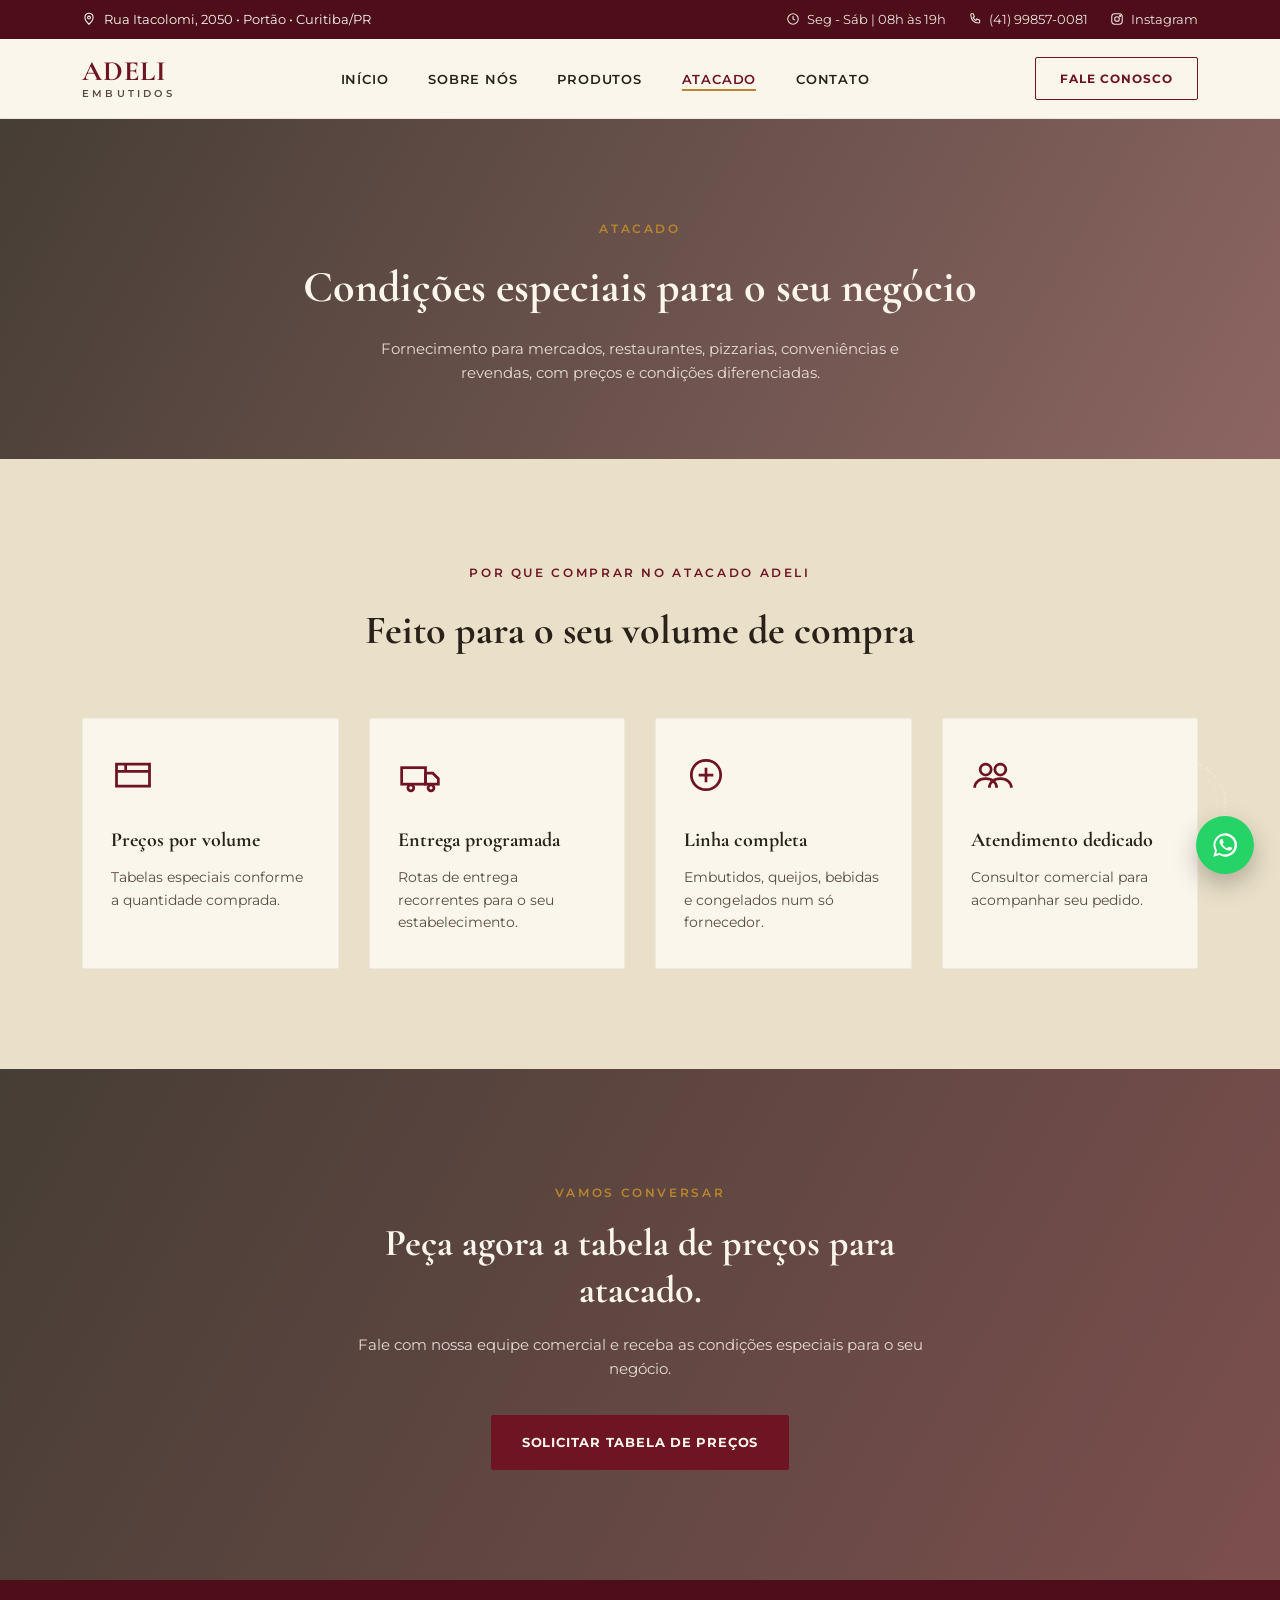
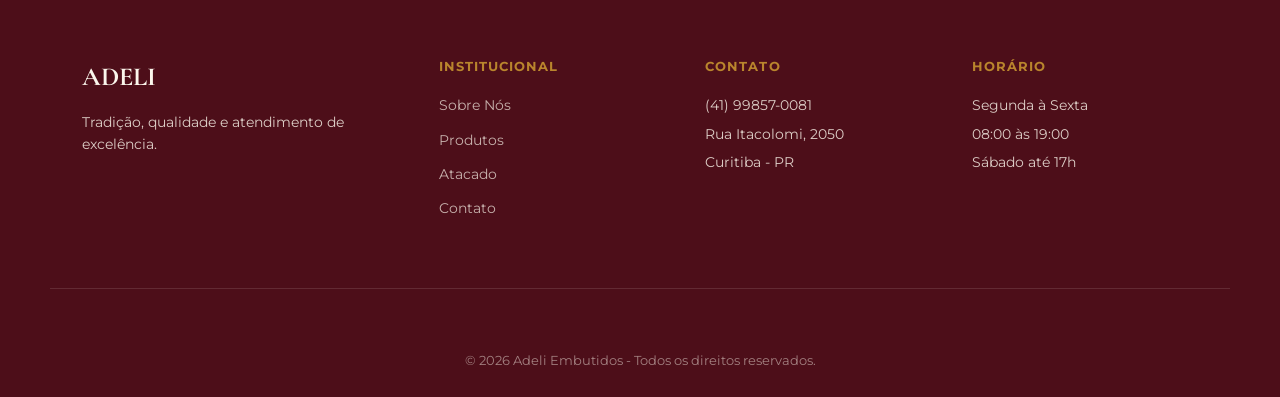
<file: atacado.html>
<!DOCTYPE html>
<html lang="pt-BR">

<head>
    <meta charset="UTF-8">
    <meta name="viewport" content="width=device-width, initial-scale=1.0">
    <title>Atacado | Adeli Embutidos</title>
    <meta name="description" content="Condições especiais de atacado para mercados, restaurantes, pizzarias e revendas.">
    <link rel="stylesheet" href="css/style.css">
<link rel="stylesheet" href="css/responsive.css">
    <link rel="preconnect" href="https://fonts.googleapis.com">
    <link rel="preconnect" href="https://fonts.gstatic.com" crossorigin>
    <link href="https://fonts.googleapis.com/css2?family=Cormorant+Garamond:wght@400;500;600;700&family=Montserrat:wght@300;400;500;600;700&display=swap" rel="stylesheet">
</head>

<body>

    <!-- TOPO -->
    <div class="top-bar">
        <div class="container top-content">
            <div class="top-info">
                <svg class="icone-svg" viewBox="0 0 24 24"><path d="M12 21s-7-6.2-7-11.5A7 7 0 0 1 12 2a7 7 0 0 1 7 7.5C19 14.8 12 21 12 21z"/><circle cx="12" cy="9.5" r="2.4"/></svg>
                Rua Itacolomi, 2050 • Portão • Curitiba/PR
            </div>
            <div class="top-right">
                <span>
                    <svg class="icone-svg" viewBox="0 0 24 24"><circle cx="12" cy="12" r="9"/><path d="M12 7v5l3.5 2"/></svg>
                    Seg - Sáb | 08h às 19h
                </span>
                <a href="tel:+554198570081">
                    <svg class="icone-svg" viewBox="0 0 24 24"><path d="M6 3h3l2 5-2.5 1.5a11 11 0 0 0 5 5L15 12l5 2v3a2 2 0 0 1-2 2C10.5 19 5 13.5 5 6a2 2 0 0 1 1-3z"/></svg>
                    (41) 99857-0081
                </a>
                <a href="https://instagram.com" target="_blank" rel="noopener">
                    <svg class="icone-svg" viewBox="0 0 24 24"><rect x="3" y="3" width="18" height="18" rx="5"/><circle cx="12" cy="12" r="4"/><circle cx="17.3" cy="6.7" r="1"/></svg>
                    Instagram
                </a>
            </div>
        </div>
    </div>

    <!-- MENU -->
    <header>
        <div class="container menu">
            <a href="index.html" class="logo" data-link>
                ADELI
                <span>EMBUTIDOS</span>
            </a>

            <nav id="menuPrincipal">
                <ul>
                    <li><a href="index.html" data-link>Início</a></li>
                    <li><a href="sobre.html" data-link>Sobre Nós</a></li>
                    <li><a href="produtos.html" data-link>Produtos</a></li>
                    <li><a href="atacado.html" data-link>Atacado</a></li>
                    <li><a href="contato.html" data-link>Contato</a></li>
                </ul>
            </nav>

            <a href="contato.html" class="btn-menu" data-link>Fale Conosco</a>

            <button class="menu-toggle" id="menuToggle" aria-label="Abrir menu" aria-expanded="false">
                <span></span>
            </button>
        </div>
    </header>

    <!-- CONTEÚDO (trocado via SPA) -->
    <main id="conteudo">

        <div class="pagina-topo">
            <div class="container">
                <span class="eyebrow">Atacado</span>
                <h1>Condições especiais para o seu negócio</h1>
                <p>
                    Fornecimento para mercados, restaurantes, pizzarias, conveniências
                    e revendas, com preços e condições diferenciadas.
                </p>
            </div>
        </div>

        <section class="diferenciais">
            <div class="container">
                <div class="titulo">
                    <span class="eyebrow">Por que comprar no atacado Adeli</span>
                    <h2>Feito para o seu volume de compra</h2>
                </div>

                <div class="diferenciais-grid">
                    <div class="item">
                        <svg class="icone" viewBox="0 0 24 24"><path d="M3 6h18v12H3z"/><path d="M3 10h18M8 6v4"/></svg>
                        <h3>Preços por volume</h3>
                        <p>Tabelas especiais conforme a quantidade comprada.</p>
                    </div>

                    <div class="item">
                        <svg class="icone" viewBox="0 0 24 24"><rect x="2" y="8" width="13" height="9"/><path d="M15 11h4l3 3v3h-7z"/><circle cx="7" cy="19" r="1.6"/><circle cx="18" cy="19" r="1.6"/></svg>
                        <h3>Entrega programada</h3>
                        <p>Rotas de entrega recorrentes para o seu estabelecimento.</p>
                    </div>

                    <div class="item">
                        <svg class="icone" viewBox="0 0 24 24"><path d="M4 12c0-4 3-8 8-8s8 4 8 8-3 8-8 8-8-4-8-8z"/><path d="M8 12h8M12 8v8"/></svg>
                        <h3>Linha completa</h3>
                        <p>Embutidos, queijos, bebidas e congelados num só fornecedor.</p>
                    </div>

                    <div class="item">
                        <svg class="icone" viewBox="0 0 24 24"><path d="M2 19c0-3 2.5-5 6-5s6 2 6 5M10 19c0-3 2.5-5 6-5s6 2 6 5"/><circle cx="8" cy="9" r="3"/><circle cx="16" cy="9" r="3"/></svg>
                        <h3>Atendimento dedicado</h3>
                        <p>Consultor comercial para acompanhar seu pedido.</p>
                    </div>
                </div>
            </div>
        </section>

        <section class="cta">
            <div class="container cta-content">
                <span class="eyebrow">Vamos conversar</span>
                <h2>Peça agora a tabela de preços para atacado.</h2>
                <p>Fale com nossa equipe comercial e receba as condições especiais para o seu negócio.</p>
                <a href="contato.html" class="btn-hero" data-link>Solicitar tabela de preços</a>
            </div>
        </section>

    </main>

    <!-- RODAPÉ -->
    <footer>
        <div class="container footer-grid">
            <div>
                <h2>ADELI</h2>
                <p>Tradição, qualidade e atendimento de excelência.</p>
            </div>

            <div>
                <h3>Institucional</h3>
                <a href="sobre.html" data-link>Sobre Nós</a>
                <a href="produtos.html" data-link>Produtos</a>
                <a href="atacado.html" data-link>Atacado</a>
                <a href="contato.html" data-link>Contato</a>
            </div>

            <div>
                <h3>Contato</h3>
                <p>(41) 99857-0081</p>
                <p>Rua Itacolomi, 2050</p>
                <p>Curitiba - PR</p>
            </div>

            <div>
                <h3>Horário</h3>
                <p>Segunda à Sexta</p>
                <p>08:00 às 19:00</p>
                <p>Sábado até 17h</p>
            </div>
        </div>

        <div class="footer-selo">
            <svg class="selo selo-footer" viewBox="0 0 200 200" aria-hidden="true">
                <path id="seloCircloF" d="M100,100 m-84,0 a84,84 0 1,1 168,0 a84,84 0 1,1 -168,0" fill="none"/>
                <circle class="selo-anel" cx="100" cy="100" r="70"/>
                <text>
                    <textPath href="#seloCircloF" startOffset="0%">ADELI EMBUTIDOS  •  DESDE 2010  •  QUALIDADE ARTESANAL  •</textPath>
                </text>
                <g class="selo-icone">
                    <path d="M82 92 L118 92 L112 118 L88 118 Z"/>
                    <line x1="100" y1="82" x2="100" y2="92"/>
                    <line x1="88" y1="118" x2="82" y2="128"/>
                    <line x1="112" y1="118" x2="118" y2="128"/>
                </g>
            </svg>
        </div>

        <div class="copyright">
            © 2026 Adeli Embutidos - Todos os direitos reservados.
        </div>
    </footer>

    <a href="https://wa.me/5541998570081" class="whatsapp" target="_blank" rel="noopener" aria-label="Conversar no WhatsApp">
        <svg viewBox="0 0 24 24"><path d="M17.5 14.4c-.3-.1-1.6-.8-1.9-.9-.2-.1-.4-.1-.6.1-.2.3-.7.9-.8 1-.2.2-.3.2-.5.1-.3-.1-1.2-.4-2.2-1.4-.8-.7-1.4-1.6-1.5-1.9-.2-.3 0-.4.1-.6.1-.1.3-.3.4-.5.1-.2.2-.3.3-.5.1-.2 0-.4 0-.5-.1-.1-.6-1.4-.8-2-.2-.5-.4-.4-.6-.4h-.5c-.2 0-.5.1-.7.3-.2.3-.9.9-.9 2.1s.9 2.5 1.1 2.7c.1.2 1.9 2.9 4.6 4 .6.3 1.1.4 1.5.6.6.2 1.2.2 1.6.1.5-.1 1.6-.6 1.8-1.3.2-.6.2-1.2.2-1.3-.1-.1-.3-.2-.5-.3z"/><path d="M12 2a10 10 0 0 0-8.6 15L2 22l5.2-1.4A10 10 0 1 0 12 2zm0 18.2a8.2 8.2 0 0 1-4.2-1.2l-.3-.2-3.1.8.8-3-.2-.3A8.2 8.2 0 1 1 20.2 12 8.2 8.2 0 0 1 12 20.2z"/></svg>
    </a>

    <script src="js/script.js"></script>

</body>
</html>
</file>
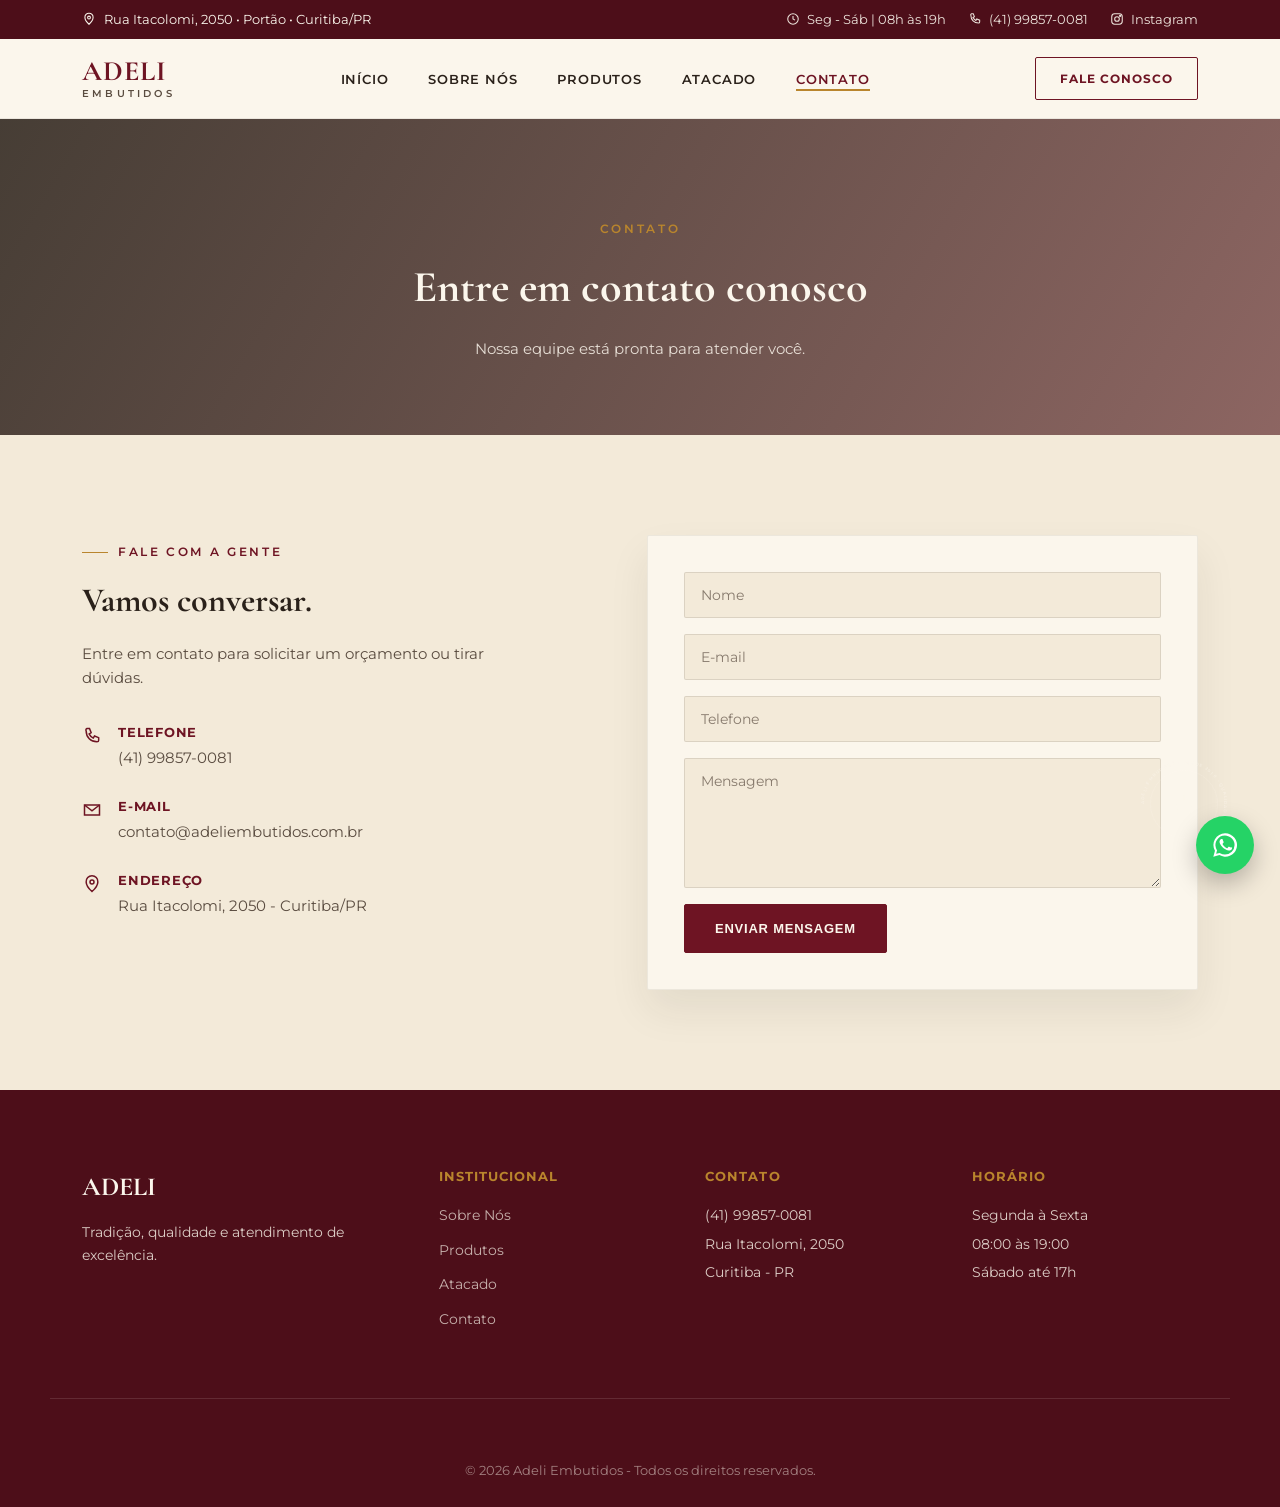
<file: contato.html>
<!DOCTYPE html>
<html lang="pt-BR">

<head>
    <meta charset="UTF-8">
    <meta name="viewport" content="width=device-width, initial-scale=1.0">
    <title>Contato | Adeli Embutidos</title>
    <meta name="description" content="Fale com a Adeli Embutidos e solicite um orçamento para sua empresa ou casa.">
    <link rel="stylesheet" href="css/style.css">
<link rel="stylesheet" href="css/responsive.css">
    <link rel="preconnect" href="https://fonts.googleapis.com">
    <link rel="preconnect" href="https://fonts.gstatic.com" crossorigin>
    <link href="https://fonts.googleapis.com/css2?family=Cormorant+Garamond:wght@400;500;600;700&family=Montserrat:wght@300;400;500;600;700&display=swap" rel="stylesheet">
</head>

<body>

    <!-- TOPO -->
    <div class="top-bar">
        <div class="container top-content">
            <div class="top-info">
                <svg class="icone-svg" viewBox="0 0 24 24"><path d="M12 21s-7-6.2-7-11.5A7 7 0 0 1 12 2a7 7 0 0 1 7 7.5C19 14.8 12 21 12 21z"/><circle cx="12" cy="9.5" r="2.4"/></svg>
                Rua Itacolomi, 2050 • Portão • Curitiba/PR
            </div>
            <div class="top-right">
                <span>
                    <svg class="icone-svg" viewBox="0 0 24 24"><circle cx="12" cy="12" r="9"/><path d="M12 7v5l3.5 2"/></svg>
                    Seg - Sáb | 08h às 19h
                </span>
                <a href="tel:+554198570081">
                    <svg class="icone-svg" viewBox="0 0 24 24"><path d="M6 3h3l2 5-2.5 1.5a11 11 0 0 0 5 5L15 12l5 2v3a2 2 0 0 1-2 2C10.5 19 5 13.5 5 6a2 2 0 0 1 1-3z"/></svg>
                    (41) 99857-0081
                </a>
                <a href="https://instagram.com" target="_blank" rel="noopener">
                    <svg class="icone-svg" viewBox="0 0 24 24"><rect x="3" y="3" width="18" height="18" rx="5"/><circle cx="12" cy="12" r="4"/><circle cx="17.3" cy="6.7" r="1"/></svg>
                    Instagram
                </a>
            </div>
        </div>
    </div>

    <!-- MENU -->
    <header>
        <div class="container menu">
            <a href="index.html" class="logo" data-link>
                ADELI
                <span>EMBUTIDOS</span>
            </a>

            <nav id="menuPrincipal">
                <ul>
                    <li><a href="index.html" data-link>Início</a></li>
                    <li><a href="sobre.html" data-link>Sobre Nós</a></li>
                    <li><a href="produtos.html" data-link>Produtos</a></li>
                    <li><a href="atacado.html" data-link>Atacado</a></li>
                    <li><a href="contato.html" data-link>Contato</a></li>
                </ul>
            </nav>

            <a href="contato.html" class="btn-menu" data-link>Fale Conosco</a>

            <button class="menu-toggle" id="menuToggle" aria-label="Abrir menu" aria-expanded="false">
                <span></span>
            </button>
        </div>
    </header>

    <!-- CONTEÚDO (trocado via SPA) -->
    <main id="conteudo">

        <div class="pagina-topo">
            <div class="container">
                <span class="eyebrow">Contato</span>
                <h1>Entre em contato conosco</h1>
                <p>Nossa equipe está pronta para atender você.</p>
            </div>
        </div>

        <section class="contato">
            <div class="container contato-grid">

                <div class="contato-info">
                    <span class="eyebrow">Fale com a gente</span>
                    <h2>Vamos conversar.</h2>
                    <p>Entre em contato para solicitar um orçamento ou tirar dúvidas.</p>

                    <div class="contato-item">
                        <svg class="icone-svg" viewBox="0 0 24 24"><path d="M6 3h3l2 5-2.5 1.5a11 11 0 0 0 5 5L15 12l5 2v3a2 2 0 0 1-2 2C10.5 19 5 13.5 5 6a2 2 0 0 1 1-3z"/></svg>
                        <div>
                            <h3>Telefone</h3>
                            <p><a href="tel:+554198570081">(41) 99857-0081</a></p>
                        </div>
                    </div>

                    <div class="contato-item">
                        <svg class="icone-svg" viewBox="0 0 24 24"><path d="M3 6h18v12H3z"/><path d="M3 6l9 7 9-7"/></svg>
                        <div>
                            <h3>E-mail</h3>
                            <p><a href="mailto:contato@adeliembutidos.com.br">contato@adeliembutidos.com.br</a></p>
                        </div>
                    </div>

                    <div class="contato-item">
                        <svg class="icone-svg" viewBox="0 0 24 24"><path d="M12 21s-7-6.2-7-11.5A7 7 0 0 1 12 2a7 7 0 0 1 7 7.5C19 14.8 12 21 12 21z"/><circle cx="12" cy="9.5" r="2.4"/></svg>
                        <div>
                            <h3>Endereço</h3>
                            <p>Rua Itacolomi, 2050 - Curitiba/PR</p>
                        </div>
                    </div>
                </div>

                <div class="contato-form">
                    <form id="formContato">
                        <input type="text" placeholder="Nome" required>
                        <input type="email" placeholder="E-mail" required>
                        <input type="text" placeholder="Telefone">
                        <textarea placeholder="Mensagem" required></textarea>
                        <button type="submit" class="btn-hero">Enviar mensagem</button>
                    </form>
                </div>

            </div>
        </section>

    </main>

    <!-- RODAPÉ -->
    <footer>
        <div class="container footer-grid">
            <div>
                <h2>ADELI</h2>
                <p>Tradição, qualidade e atendimento de excelência.</p>
            </div>

            <div>
                <h3>Institucional</h3>
                <a href="sobre.html" data-link>Sobre Nós</a>
                <a href="produtos.html" data-link>Produtos</a>
                <a href="atacado.html" data-link>Atacado</a>
                <a href="contato.html" data-link>Contato</a>
            </div>

            <div>
                <h3>Contato</h3>
                <p>(41) 99857-0081</p>
                <p>Rua Itacolomi, 2050</p>
                <p>Curitiba - PR</p>
            </div>

            <div>
                <h3>Horário</h3>
                <p>Segunda à Sexta</p>
                <p>08:00 às 19:00</p>
                <p>Sábado até 17h</p>
            </div>
        </div>

        <div class="footer-selo">
            <svg class="selo selo-footer" viewBox="0 0 200 200" aria-hidden="true">
                <path id="seloCircloE" d="M100,100 m-84,0 a84,84 0 1,1 168,0 a84,84 0 1,1 -168,0" fill="none"/>
                <circle class="selo-anel" cx="100" cy="100" r="70"/>
                <text>
                    <textPath href="#seloCircloE" startOffset="0%">ADELI EMBUTIDOS  •  DESDE 2010  •  QUALIDADE ARTESANAL  •</textPath>
                </text>
                <g class="selo-icone">
                    <path d="M82 92 L118 92 L112 118 L88 118 Z"/>
                    <line x1="100" y1="82" x2="100" y2="92"/>
                    <line x1="88" y1="118" x2="82" y2="128"/>
                    <line x1="112" y1="118" x2="118" y2="128"/>
                </g>
            </svg>
        </div>

        <div class="copyright">
            © 2026 Adeli Embutidos - Todos os direitos reservados.
        </div>
    </footer>

    <a href="https://wa.me/5541998570081" class="whatsapp" target="_blank" rel="noopener" aria-label="Conversar no WhatsApp">
        <svg viewBox="0 0 24 24"><path d="M17.5 14.4c-.3-.1-1.6-.8-1.9-.9-.2-.1-.4-.1-.6.1-.2.3-.7.9-.8 1-.2.2-.3.2-.5.1-.3-.1-1.2-.4-2.2-1.4-.8-.7-1.4-1.6-1.5-1.9-.2-.3 0-.4.1-.6.1-.1.3-.3.4-.5.1-.2.2-.3.3-.5.1-.2 0-.4 0-.5-.1-.1-.6-1.4-.8-2-.2-.5-.4-.4-.6-.4h-.5c-.2 0-.5.1-.7.3-.2.3-.9.9-.9 2.1s.9 2.5 1.1 2.7c.1.2 1.9 2.9 4.6 4 .6.3 1.1.4 1.5.6.6.2 1.2.2 1.6.1.5-.1 1.6-.6 1.8-1.3.2-.6.2-1.2.2-1.3-.1-.1-.3-.2-.5-.3z"/><path d="M12 2a10 10 0 0 0-8.6 15L2 22l5.2-1.4A10 10 0 1 0 12 2zm0 18.2a8.2 8.2 0 0 1-4.2-1.2l-.3-.2-3.1.8.8-3-.2-.3A8.2 8.2 0 1 1 20.2 12 8.2 8.2 0 0 1 12 20.2z"/></svg>
    </a>

    <script src="js/script.js"></script>

</body>
</html>
</file>
<file: css/style.css>
/* =========================================================
   ADELI EMBUTIDOS — Design system
   Papel envelhecido + bordô de cura + mostarda + oliva
   ========================================================= */

:root{
  --cor-fundo:        #F3EAD9;
  --cor-fundo-alt:    #EAE0C9;
  --cor-creme:        #FBF6EC;
  --cor-texto:        #2A211A;
  --cor-texto-suave:  #5A4C40;
  --cor-vinho:        #6E1423;
  --cor-vinho-escuro: #4D0E19;
  --cor-mostarda:     #B9852D;
  --cor-oliva:        #454A31;

  --fonte-display: 'Cormorant Garamond', serif;
  --fonte-corpo:   'Montserrat', sans-serif;

  --container: 1180px;
  --raio: 2px;
}

*{ margin:0; padding:0; box-sizing:border-box; }

html{ scroll-behavior:smooth; }

body{
  font-family: var(--fonte-corpo);
  color: var(--cor-texto);
  background: var(--cor-fundo);
  line-height: 1.6;
  -webkit-font-smoothing: antialiased;
}

img{ max-width:100%; display:block; }

a{ text-decoration:none; color:inherit; }

ul{ list-style:none; }

.container{
  max-width: var(--container);
  margin: 0 auto;
  padding: 0 32px;
}

:focus-visible{
  outline: 2px solid var(--cor-mostarda);
  outline-offset: 3px;
}

@media (prefers-reduced-motion: reduce){
  *{ animation-duration: 0.01ms !important; transition-duration: 0.01ms !important; }
}

/* -----------------------------
   Eyebrow / rótulo de carimbo
------------------------------ */
.eyebrow{
  display:inline-flex;
  align-items:center;
  gap:10px;
  font-family: var(--fonte-corpo);
  font-size: 12px;
  font-weight: 600;
  letter-spacing: 0.22em;
  text-transform: uppercase;
  color: var(--cor-vinho);
}
.eyebrow::before{
  content:'';
  width: 26px;
  height: 1px;
  background: var(--cor-mostarda);
  display:inline-block;
}

/* -----------------------------
   Barra superior
------------------------------ */
.top-bar{
  background: var(--cor-vinho-escuro);
  color: var(--cor-creme);
  font-size: 13px;
}
.top-content{
  display:flex;
  justify-content:space-between;
  align-items:center;
  padding: 9px 32px;
  flex-wrap: wrap;
  gap: 6px;
}
.top-info{
  display:flex;
  align-items:center;
  gap:8px;
}
.top-right{
  display:flex;
  align-items:center;
  gap: 22px;
}
.top-right a, .top-right span{
  display:flex;
  align-items:center;
  gap:7px;
  color: var(--cor-creme);
  opacity: 0.92;
}
.top-right a:hover{ opacity:1; color: var(--cor-mostarda); }
.icone-svg{
  width:14px; height:14px;
  fill:none;
  stroke: currentColor;
  stroke-width: 1.8;
  flex-shrink:0;
}

/* -----------------------------
   Cabeçalho / menu
------------------------------ */
header{
  background: var(--cor-creme);
  border-bottom: 1px solid rgba(42,33,26,0.08);
  position: sticky;
  top:0;
  z-index: 50;
}
.menu{
  display:flex;
  align-items:center;
  justify-content:space-between;
  padding: 18px 32px;
}
.logo{
  font-family: var(--fonte-display);
  font-size: 28px;
  font-weight: 700;
  letter-spacing: 0.04em;
  color: var(--cor-vinho);
  line-height: 1;
}
.logo span{
  display:block;
  font-family: var(--fonte-corpo);
  font-size: 10px;
  font-weight: 600;
  letter-spacing: 0.32em;
  color: var(--cor-texto-suave);
  margin-top: 4px;
}
nav ul{
  display:flex;
  gap: 40px;
}
nav a{
  font-size: 13px;
  font-weight: 600;
  letter-spacing: 0.06em;
  text-transform: uppercase;
  color: var(--cor-texto);
  position: relative;
  padding-bottom: 4px;
}
nav a::after{
  content:'';
  position:absolute;
  left:0; bottom:0;
  width:0;
  height:2px;
  background: var(--cor-mostarda);
  transition: width .25s ease;
}
nav a:hover::after{ width:100%; }

.btn-menu{
  border: 1.5px solid var(--cor-vinho);
  color: var(--cor-vinho);
  font-size: 12px;
  font-weight: 700;
  letter-spacing: 0.08em;
  text-transform: uppercase;
  padding: 11px 24px;
  border-radius: var(--raio);
  transition: all .25s ease;
}
.btn-menu:hover{
  background: var(--cor-vinho);
  color: var(--cor-creme);
}

/* menu mobile */
.menu-toggle{
  display:none;
  background:none;
  border:none;
  cursor:pointer;
  width: 28px; height: 22px;
  position:relative;
}
.menu-toggle span, .menu-toggle span::before, .menu-toggle span::after{
  content:'';
  position:absolute;
  left:0;
  width:100%;
  height:2px;
  background: var(--cor-vinho);
  transition: transform .25s ease;
}
.menu-toggle span{ top:10px; }
.menu-toggle span::before{ top:-8px; }
.menu-toggle span::after{ top:8px; }

/* -----------------------------
   Hero
------------------------------ */
.hero{
  position:relative;
  min-height: 92vh;
  display:flex;
  align-items:center;
  background:
    linear-gradient(120deg, rgba(42,33,26,0.82), rgba(78,20,25,0.55)),
    url('https://images.unsplash.com/photo-1607623814075-e51df1bdc50f?auto=format&fit=crop&w=1600&q=80') center/cover;
}
.hero-content{
  position:relative;
  max-width: 640px;
  color: var(--cor-creme);
  padding: 120px 32px 100px;
}
.hero-tag{
  display:inline-block;
  font-size: 12px;
  font-weight: 600;
  letter-spacing: 0.22em;
  text-transform: uppercase;
  color: var(--cor-mostarda);
  border: 1px solid rgba(185,133,45,0.6);
  padding: 8px 18px;
  border-radius: 999px;
  margin-bottom: 28px;
}
.hero h1{
  font-family: var(--fonte-display);
  font-size: 58px;
  font-weight: 700;
  line-height: 1.12;
  margin-bottom: 24px;
}
.hero p{
  font-size: 16px;
  color: rgba(251,246,236,0.88);
  max-width: 480px;
  margin-bottom: 38px;
}
.hero-buttons{
  display:flex;
  gap: 18px;
  flex-wrap: wrap;
}
.btn-hero{
  display:inline-block;
  background: var(--cor-vinho);
  color: var(--cor-creme);
  font-size: 13px;
  font-weight: 700;
  letter-spacing: 0.06em;
  text-transform: uppercase;
  padding: 16px 30px;
  border-radius: var(--raio);
  border: 1.5px solid var(--cor-vinho);
  transition: all .25s ease;
}
.btn-hero:hover{
  background: var(--cor-vinho-escuro);
  border-color: var(--cor-vinho-escuro);
}
.btn-outline{
  display:inline-block;
  color: var(--cor-creme);
  font-size: 13px;
  font-weight: 700;
  letter-spacing: 0.06em;
  text-transform: uppercase;
  padding: 16px 30px;
  border-radius: var(--raio);
  border: 1.5px solid rgba(251,246,236,0.5);
  transition: all .25s ease;
}
.btn-outline:hover{
  border-color: var(--cor-creme);
  background: rgba(251,246,236,0.08);
}

/* Selo — elemento de assinatura */
.selo{
  position:absolute;
  right: 48px;
  bottom: 48px;
  width: 132px;
  height: 132px;
  animation: girar 26s linear infinite;
}
@keyframes girar{
  from{ transform: rotate(0deg); }
  to{ transform: rotate(360deg); }
}
.selo text{
  fill: var(--cor-mostarda);
  font-family: var(--fonte-corpo);
  font-size: 8.6px;
  font-weight: 600;
  letter-spacing: 2.4px;
}
.selo .selo-anel{
  fill:none;
  stroke: rgba(185,133,45,0.55);
  stroke-width: 1;
}
.selo .selo-icone{
  stroke: var(--cor-creme);
  stroke-width: 1.4;
  fill:none;
}
.selo-footer{
  width: 96px;
  height: 96px;
  animation: girar 26s linear infinite;
}
.selo-footer text{ fill: rgba(251,246,236,0.55); }
.selo-footer .selo-anel{ stroke: rgba(251,246,236,0.3); }
.selo-footer .selo-icone{ stroke: rgba(251,246,236,0.7); }

/* -----------------------------
   Título de seção
------------------------------ */
.titulo{
  max-width: 620px;
  margin: 0 auto 56px;
  text-align:center;
}
.titulo .eyebrow{
  justify-content:center;
  margin-bottom: 16px;
}
.titulo .eyebrow::before{ display:none; }
.titulo h2{
  font-family: var(--fonte-display);
  font-size: 40px;
  font-weight: 700;
  margin-bottom: 14px;
}
.titulo p{
  color: var(--cor-texto-suave);
  font-size: 15px;
}

/* -----------------------------
   Categorias
------------------------------ */
.categorias{ padding: 110px 0; }

.cards{
  display:grid;
  grid-template-columns: repeat(4, 1fr);
  gap: 26px;
}
.card{
  position:relative;
  border-radius: var(--raio);
  overflow:hidden;
  aspect-ratio: 3/4;
  box-shadow: 0 14px 30px rgba(42,33,26,0.12);
}
.card img{
  width:100%; height:100%;
  object-fit:cover;
  transition: transform .5s ease;
}
.card:hover img{ transform: scale(1.06); }
.card::after{
  content:'';
  position:absolute; inset:0;
  background: linear-gradient(to top, rgba(19,13,10,0.88) 0%, rgba(19,13,10,0.15) 55%, transparent 75%);
}
.card .info{
  position:absolute;
  left:0; right:0; bottom:0;
  z-index:2;
  padding: 22px;
  display:flex;
  align-items:center;
  justify-content:space-between;
}
.card h3{
  font-family: var(--fonte-display);
  font-size: 22px;
  font-weight: 700;
  color: var(--cor-creme);
}
.card .info a{
  font-size: 12px;
  font-weight: 700;
  letter-spacing: 0.05em;
  text-transform: uppercase;
  color: var(--cor-mostarda);
  white-space: nowrap;
}

/* -----------------------------
   Sobre
------------------------------ */
.sobre{ padding: 0 0 110px; }
.sobre-grid{
  display:grid;
  grid-template-columns: 0.9fr 1.1fr;
  gap: 64px;
  align-items:center;
}
.sobre-imagem{
  border-radius: var(--raio);
  overflow:hidden;
  aspect-ratio: 4/5;
  box-shadow: 0 20px 40px rgba(42,33,26,0.14);
}
.sobre-imagem img{ width:100%; height:100%; object-fit:cover; }

.sobre-texto h2{
  font-family: var(--fonte-display);
  font-size: 38px;
  font-weight: 700;
  line-height: 1.2;
  margin: 16px 0 22px;
}
.sobre-texto .eyebrow{ margin-bottom: 0; }
.sobre-texto p{
  color: var(--cor-texto-suave);
  font-size: 15px;
  margin-bottom: 16px;
  max-width: 520px;
}

.numeros{
  display:flex;
  gap: 44px;
  margin: 34px 0 36px;
}
.numeros h3{
  font-family: var(--fonte-display);
  font-size: 34px;
  font-weight: 700;
  color: var(--cor-vinho);
}
.numeros p{
  font-size: 12px;
  color: var(--cor-texto-suave);
  text-transform: uppercase;
  letter-spacing: 0.04em;
}

/* -----------------------------
   Diferenciais
------------------------------ */
.diferenciais{
  padding: 100px 0;
  background: var(--cor-fundo-alt);
}
.diferenciais-grid{
  display:grid;
  grid-template-columns: repeat(4, 1fr);
  gap: 30px;
}
.item{
  background: var(--cor-creme);
  padding: 34px 28px;
  border-radius: var(--raio);
  border: 1px solid rgba(42,33,26,0.06);
  transition: transform .25s ease, box-shadow .25s ease;
}
.item:hover{
  transform: translateY(-6px);
  box-shadow: 0 16px 30px rgba(42,33,26,0.1);
}
.item .icone{
  width: 44px; height: 44px;
  margin-bottom: 20px;
  stroke: var(--cor-vinho);
  fill:none;
  stroke-width: 1.5;
}
.item h3{
  font-family: var(--fonte-display);
  font-size: 20px;
  font-weight: 700;
  margin-bottom: 10px;
}
.item p{
  font-size: 14px;
  color: var(--cor-texto-suave);
}

/* -----------------------------
   CTA
------------------------------ */
.cta{
  position:relative;
  padding: 110px 0;
  background:
    linear-gradient(120deg, rgba(42,33,26,0.86), rgba(78,20,25,0.72)),
    url('https://images.unsplash.com/photo-1544025162-d76694265947?auto=format&fit=crop&w=1600&q=80') center/cover;
  text-align:center;
}
.cta-content{ max-width: 640px; margin:0 auto; }
.cta-content .eyebrow{
  justify-content:center;
  color: var(--cor-mostarda);
  margin-bottom: 18px;
}
.cta-content .eyebrow::before{ display:none; }
.cta-content h2{
  font-family: var(--fonte-display);
  font-size: 38px;
  font-weight: 700;
  color: var(--cor-creme);
  line-height:1.25;
  margin-bottom: 18px;
}
.cta-content p{
  color: rgba(251,246,236,0.85);
  font-size: 15px;
  margin-bottom: 34px;
}

/* -----------------------------
   Rodapé
------------------------------ */
footer{
  background: var(--cor-vinho-escuro);
  color: rgba(251,246,236,0.82);
  padding: 76px 0 0;
}
.footer-grid{
  display:grid;
  grid-template-columns: 1.4fr 1fr 1fr 1fr;
  gap: 40px;
  padding-bottom: 56px;
  border-bottom: 1px solid rgba(251,246,236,0.12);
}
.footer-grid h2{
  font-family: var(--fonte-display);
  font-size: 26px;
  color: var(--cor-creme);
  margin-bottom: 14px;
}
.footer-grid h3{
  font-size: 13px;
  font-weight: 700;
  letter-spacing: 0.08em;
  text-transform: uppercase;
  color: var(--cor-mostarda);
  margin-bottom: 18px;
}
.footer-grid p{ font-size: 14px; margin-bottom: 6px; }
.footer-grid a{
  display:block;
  font-size: 14px;
  margin-bottom: 12px;
  opacity: 0.85;
}
.footer-grid a:hover{ opacity:1; color: var(--cor-mostarda); }

.footer-selo{
  display:flex;
  justify-content:center;
  padding: 30px 0 10px;
}

.copyright{
  text-align:center;
  font-size: 12.5px;
  padding: 22px 32px 26px;
  opacity: 0.6;
}

/* -----------------------------
   Navegação SPA — transição de conteúdo
------------------------------ */
#conteudo{
  transition: opacity .16s ease;
}
#conteudo.conteudo-saindo{
  opacity: 0;
}
nav a.active{
  color: var(--cor-vinho);
}
nav a.active::after{
  width: 100%;
}

/* -----------------------------
   Topo de página interna
------------------------------ */
.pagina-topo{
  background:
    linear-gradient(120deg, rgba(42,33,26,0.86), rgba(78,20,25,0.62)),
    url('https://images.unsplash.com/photo-1607623814075-e51df1bdc50f?auto=format&fit=crop&w=1600&q=80') center/cover;
  color: var(--cor-creme);
  padding: 96px 0 74px;
  text-align: center;
}
.pagina-topo .eyebrow{
  justify-content: center;
  color: var(--cor-mostarda);
  margin-bottom: 14px;
}
.pagina-topo .eyebrow::before{ display:none; }
.pagina-topo h1{
  font-family: var(--fonte-display);
  font-size: 44px;
  font-weight: 700;
  margin-bottom: 14px;
}
.pagina-topo p{
  color: rgba(251,246,236,0.85);
  font-size: 15px;
  max-width: 520px;
  margin: 0 auto;
}

/* -----------------------------
   Página: Produtos
------------------------------ */
.lista-produtos{ padding: 100px 0; }

.produto-box{
  display: grid;
  grid-template-columns: 1fr 1fr;
  gap: 56px;
  align-items: center;
  margin-bottom: 90px;
}
.produto-box:last-child{ margin-bottom: 0; }
.produto-box.reverse > img{ order: 2; }
.produto-box img{
  border-radius: var(--raio);
  aspect-ratio: 4/3;
  object-fit: cover;
  box-shadow: 0 18px 36px rgba(42,33,26,0.14);
}
.produto-box h2{
  font-family: var(--fonte-display);
  font-size: 32px;
  font-weight: 700;
  margin: 12px 0 14px;
}
.produto-box p{
  color: var(--cor-texto-suave);
  font-size: 15px;
  margin-bottom: 20px;
}
.link-produto{
  display: inline-block;
  font-size: 13px;
  font-weight: 700;
  letter-spacing: 0.05em;
  text-transform: uppercase;
  color: var(--cor-vinho);
  border-bottom: 1.5px solid var(--cor-mostarda);
  padding-bottom: 3px;
}
.link-produto:hover{ color: var(--cor-vinho-escuro); }

/* -----------------------------
   Página: Sobre
------------------------------ */
.sobre-pagina{ padding: 100px 0 0; }

.missao{ padding: 100px 0; }
.cards-missao{
  display: grid;
  grid-template-columns: repeat(3, 1fr);
  gap: 30px;
}
.cards-missao > div{
  background: var(--cor-creme);
  border: 1px solid rgba(42,33,26,0.06);
  border-radius: var(--raio);
  padding: 38px 30px;
  text-align: center;
}
.numero-missao{
  display: inline-block;
  font-family: var(--fonte-display);
  font-size: 15px;
  font-weight: 700;
  color: var(--cor-mostarda);
  letter-spacing: 0.1em;
  margin-bottom: 10px;
}
.cards-missao h3{
  font-family: var(--fonte-display);
  font-size: 24px;
  font-weight: 700;
  margin-bottom: 10px;
}
.cards-missao p{
  color: var(--cor-texto-suave);
  font-size: 14px;
}

/* -----------------------------
   Página: Contato
------------------------------ */
.contato{ padding: 100px 0; }
.contato-grid{
  display: grid;
  grid-template-columns: 1fr 1.1fr;
  gap: 64px;
}
.contato-info h2{
  font-family: var(--fonte-display);
  font-size: 34px;
  font-weight: 700;
  margin: 12px 0 14px;
}
.contato-info > p{
  color: var(--cor-texto-suave);
  font-size: 15px;
  margin-bottom: 32px;
  max-width: 420px;
}
.contato-item{
  display: flex;
  align-items: flex-start;
  gap: 16px;
  margin-bottom: 26px;
}
.contato-item .icone-svg{
  width: 20px; height: 20px;
  stroke: var(--cor-vinho);
  flex-shrink: 0;
  margin-top: 4px;
}
.contato-item h3{
  font-size: 13px;
  font-weight: 700;
  letter-spacing: 0.06em;
  text-transform: uppercase;
  color: var(--cor-vinho);
  margin-bottom: 4px;
}
.contato-item p, .contato-item a{
  font-size: 14.5px;
  color: var(--cor-texto-suave);
}
.contato-item a:hover{ color: var(--cor-vinho); }

.contato-form{
  background: var(--cor-creme);
  border: 1px solid rgba(42,33,26,0.07);
  border-radius: var(--raio);
  padding: 36px;
  box-shadow: 0 20px 40px rgba(42,33,26,0.08);
}
.contato-form form{
  display: flex;
  flex-direction: column;
  gap: 16px;
}
.contato-form input,
.contato-form textarea{
  font-family: var(--fonte-corpo);
  font-size: 14px;
  color: var(--cor-texto);
  background: var(--cor-fundo);
  border: 1px solid rgba(42,33,26,0.12);
  border-radius: var(--raio);
  padding: 13px 16px;
}
.contato-form input::placeholder,
.contato-form textarea::placeholder{
  color: var(--cor-texto-suave);
  opacity: 0.7;
}
.contato-form textarea{
  min-height: 130px;
  resize: vertical;
}
.contato-form input:focus,
.contato-form textarea:focus{
  outline: none;
  border-color: var(--cor-vinho);
}
.contato-form button{
  cursor: pointer;
  align-self: flex-start;
}

/* -----------------------------
   WhatsApp flutuante
------------------------------ */
.whatsapp{
  position: fixed;
  right: 26px;
  bottom: 26px;
  width: 58px; height: 58px;
  background: #25D366;
  border-radius: 50%;
  display:flex;
  align-items:center;
  justify-content:center;
  box-shadow: 0 10px 24px rgba(0,0,0,0.25);
  z-index: 60;
  transition: transform .2s ease;
}
.whatsapp:hover{ transform: scale(1.08); }
.whatsapp svg{
  width: 28px; height: 28px;
  fill: #fff;
}
</file>
<file: css/responsive.css>
/* =========================================================
   ADELI EMBUTIDOS — Responsivo
   ========================================================= */

/* Tablets */
@media (max-width: 1024px){
  .cards{ grid-template-columns: repeat(2, 1fr); }
  .diferenciais-grid{ grid-template-columns: repeat(2, 1fr); }
  .sobre-grid{ grid-template-columns: 1fr; }
  .sobre-imagem{ aspect-ratio: 16/9; max-width: 560px; margin: 0 auto; }
  .footer-grid{ grid-template-columns: 1fr 1fr; row-gap: 36px; }
  .hero h1{ font-size: 46px; }
}

/* Menu mobile + ajustes gerais */
@media (max-width: 860px){
  .top-content{ justify-content:center; text-align:center; }
  .top-right{ gap: 14px; }
  .top-right span:first-child{ display:none; }

  .menu-toggle{ display:block; }

  nav{
    position:absolute;
    top: 100%;
    left:0; right:0;
    background: var(--cor-creme);
    border-bottom: 1px solid rgba(42,33,26,0.08);
    max-height: 0;
    overflow:hidden;
    transition: max-height .3s ease;
  }
  nav.aberto{ max-height: 320px; }
  nav ul{
    flex-direction: column;
    gap: 0;
    padding: 8px 32px 20px;
  }
  nav ul li{ border-top: 1px solid rgba(42,33,26,0.06); }
  nav a{ display:block; padding: 14px 0; }

  .btn-menu{ display:none; }

  .selo{ width: 100px; height: 100px; right: 24px; bottom: 24px; }
}

/* Celulares */
@media (max-width: 640px){
  .container{ padding: 0 20px; }

  .hero{ min-height: 82vh; }
  .hero-content{ padding: 90px 20px 80px; }
  .hero h1{ font-size: 34px; }
  .hero p{ font-size: 14.5px; }
  .hero-buttons{ flex-direction:column; }
  .selo{ display:none; }

  .categorias{ padding: 70px 0; }
  .cards{ grid-template-columns: 1fr; }

  .titulo h2{ font-size: 28px; }

  .sobre{ padding: 0 0 70px; }
  .sobre-texto h2{ font-size: 26px; }
  .numeros{ gap: 26px; flex-wrap: wrap; }

  .diferenciais{ padding: 60px 0; }
  .diferenciais-grid{ grid-template-columns: 1fr; }

  .cta{ padding: 70px 0; }
  .cta-content h2{ font-size: 26px; }

  .footer-grid{ grid-template-columns: 1fr; text-align:center; }
  .footer-grid a{ margin: 0 auto 12px; }

  .whatsapp{ width: 50px; height: 50px; right: 16px; bottom: 16px; }
}
</file>
